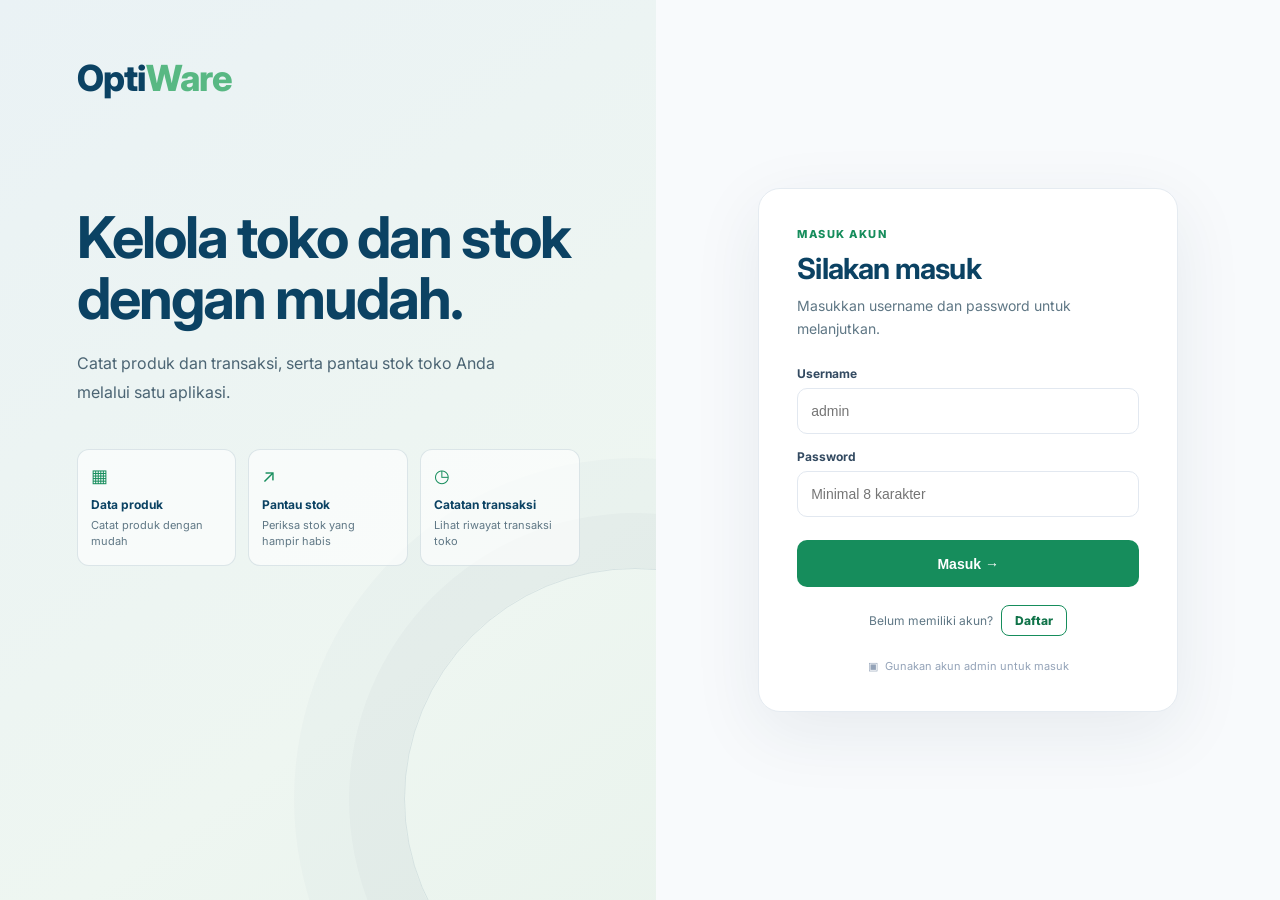
<file: login.html>
<!doctype html>
<html lang="id">
  <head>
    <meta charset="UTF-8" />
    <meta name="viewport" content="width=device-width, initial-scale=1.0" />
    <title>Masuk · OptiWare</title>
    <link
      rel="stylesheet"
      href="https://cdn.webix.com/edge/webix.css"
      type="text/css"
    />
    <link
      href="https://fonts.googleapis.com/css2?family=Inter:wght@400;500;600;700;800&display=swap"
      rel="stylesheet"
    />
    <script
      src="https://cdn.webix.com/edge/webix.js"
      type="text/javascript"
    ></script>
    <style>
      :root {
        --primary: #168d5c;
        --primary-light: #e9f5ed;
        --sidebar-bg: #0b4263;
        --sidebar-hover: #164f6e;
        --bg-color: #f8fafc;
        --text-main: #0b4263;
        --text-muted: #5f7785;
        --ink: var(--text-main);
      }

      * {
        box-sizing: border-box;
      }

      body {
        margin: 0;
        font-family:
          Inter,
          -apple-system,
          BlinkMacSystemFont,
          "Segoe UI",
          sans-serif;
        background: var(--bg-color);
        color: var(--ink);
        min-height: 100vh;
      }

      .page {
        min-height: 100vh;
        display: grid;
        grid-template-columns: minmax(320px, 1fr) minmax(360px, 0.95fr);
      }

      .hero {
        background: linear-gradient(
          145deg,
          #eaf2f5 0%,
          #eef6f1 70%,
          #e4f0e8 140%
        );
        padding: 56px clamp(28px, 6vw, 88px);
        color: var(--text-main);
        display: flex;
        flex-direction: column;
        justify-content: flex-start;
        gap: clamp(42px, 8vh, 72px);
        overflow: hidden;
        position: relative;
      }

      .hero:after {
        content: "";
        position: absolute;
        width: 460px;
        height: 460px;
        border: 1px solid rgba(11, 66, 99, 0.1);
        border-radius: 50%;
        right: -210px;
        bottom: -130px;
        box-shadow:
          0 0 0 55px rgba(11, 66, 99, 0.025),
          0 0 0 110px rgba(11, 66, 99, 0.02);
      }

      .brand {
        display: flex;
        align-items: center;
        justify-content: flex-start;
        gap: 8px;
        margin-bottom: 12px;
        position: relative;
        z-index: 1;
      }

      .brand-name {
        font-size: 36px;
        font-weight: 800;
        letter-spacing: -0.8px;
        color: var(--text-main);
      }

      .brand-name .brand-ware {
        color: #58b883;
      }

      .brand-sub {
        font-size: 11px;
        letter-spacing: 2px;
        color: #5f7785;
        text-transform: uppercase;
        margin-top: 2px;
      }

      .hero-copy {
        max-width: 600px;
        position: relative;
        z-index: 1;
        margin: 0;
      }

      .eyebrow {
        display: inline-flex;
        align-items: center;
        gap: 8px;
        color: #168d5c;
        font-size: 12px;
        letter-spacing: 1.4px;
        text-transform: uppercase;
        font-weight: 700;
      }

      .eyebrow:before {
        content: none;
      }

      .hero h1 {
        font-size: clamp(36px, 4.5vw, 60px);
        line-height: 1.06;
        letter-spacing: -2px;
        margin: 23px 0 20px;
        max-width: 530px;
      }

      .hero p {
        color: #4c6574;
        font-size: 16px;
        line-height: 1.8;
        max-width: 460px;
        margin: 0;
      }

      .feature-list {
        display: grid;
        grid-template-columns: repeat(3, minmax(0, 1fr));
        gap: 12px;
        margin-top: 42px;
        max-width: 580px;
      }

      .feature {
        border: 1px solid rgba(11, 66, 99, 0.12);
        background: rgba(255, 255, 255, 0.62);
        padding: 15px 13px;
        border-radius: 12px;
      }

      .feature-icon {
        color: #168d5c;
        font-size: 18px;
      }

      .feature strong {
        display: block;
        font-size: 12px;
        margin-top: 11px;
      }

      .feature span {
        display: block;
        color: #5f7785;
        font-size: 11px;
        margin-top: 5px;
        line-height: 1.5;
      }

      .hero-foot {
        position: relative;
        z-index: 1;
        color: #6b8491;
        font-size: 12px;
      }

      .right {
        display: flex;
        align-items: center;
        justify-content: center;
        padding: 38px 24px;
      }

      .login-card {
        width: min(420px, 100%);
        background: #fff;
        border: 1px solid #e5ebf1;
        border-radius: 22px;
        padding: 38px;
        box-shadow: 0 20px 70px rgba(31, 55, 80, 0.08);
      }

      .mobile-brand {
        display: none;
      }

      .card-overline {
        font-size: 11px;
        text-transform: uppercase;
        letter-spacing: 1.5px;
        color: var(--primary);
        font-weight: 800;
      }

      .login-card h2 {
        font-size: 29px;
        letter-spacing: -0.8px;
        margin: 10px 0 8px;
      }

      .intro {
        margin: 0 0 26px;
        color: var(--text-muted);
        font-size: 14px;
        line-height: 1.65;
      }

      .field {
        margin: 15px 0;
      }

      .field label {
        display: block;
        font-size: 12px;
        font-weight: 700;
        margin: 0 0 7px;
        color: #334a61;
      }

      .field input {
        display: block;
        width: 100%;
        height: 46px;
        padding: 0 13px;
        border: 1px solid #e2e8f0;
        border-radius: 10px;
        font-size: 14px;
        outline: none;
        background: #fff;
      }

      .field input:focus {
        border-color: var(--primary);
        box-shadow: 0 0 0 3px rgba(22, 141, 92, 0.12);
      }

      .primary {
        width: 100%;
        height: 47px;
        border: 0;
        border-radius: 10px;
        background: var(--primary);
        color: white;
        font-size: 14px;
        font-weight: 700;
        cursor: pointer;
        margin-top: 8px;
      }

      .primary:hover {
        background: #107349;
      }

      .switch {
        margin-top: 18px;
        text-align: center;
        font-size: 12px;
        color: var(--text-muted);
      }

      .switch a.register-link {
        display: inline-flex;
        align-items: center;
        justify-content: center;
        margin-left: 5px;
        padding: 7px 13px;
        border: 1px solid #168d5c;
        border-radius: 8px;
        background: #fff;
        color: #107349;
        font-weight: 800;
        text-decoration: none;
        transition:
          background 0.2s ease,
          color 0.2s ease;
      }

      .switch a.register-link:hover {
        background: var(--primary-light);
      }

      .notice {
        display: none;
        margin: 14px 0 0;
        padding: 11px 12px;
        border-radius: 9px;
        font-size: 12px;
        line-height: 1.5;
      }

      .notice.error {
        display: block;
        background: #fff0ef;
        color: #a32c28;
      }

      .security {
        display: flex;
        align-items: center;
        justify-content: center;
        gap: 7px;
        color: #94a3b8;
        font-size: 11px;
        margin-top: 23px;
      }

      @media (max-width: 850px) {
        .page {
          grid-template-columns: 1fr;
        }

        .hero {
          display: none;
        }

        .right {
          padding: 28px 18px;
        }

        .mobile-brand {
          display: flex;
          margin-bottom: 38px;
          align-items: center;
          justify-content: flex-start;
          gap: 8px;
          width: min(420px, 100%);
        }

        .login-card {
          padding: 30px 25px;
        }

        .mobile-brand .brand-name {
          font-size: 30px;
        }
      }
    </style>
  </head>

  <body>
    <div class="page">
      <section class="hero">
        <div class="brand">
          <div class="brand-name">
            <span>Opti</span><span class="brand-ware">Ware</span>
          </div>
        </div>
        <div class="hero-copy">
          <h1>Kelola toko dan stok dengan mudah.</h1>
          <p>
            Catat produk dan transaksi, serta pantau stok toko Anda melalui satu
            aplikasi.
          </p>
          <div class="feature-list">
            <div class="feature">
              <div class="feature-icon">▦</div>
              <strong>Data produk</strong><span>Catat produk dengan mudah</span>
            </div>
            <div class="feature">
              <div class="feature-icon">↗</div>
              <strong>Pantau stok</strong
              ><span>Periksa stok yang hampir habis</span>
            </div>
            <div class="feature">
              <div class="feature-icon">◷</div>
              <strong>Catatan transaksi</strong
              ><span>Lihat riwayat transaksi toko</span>
            </div>
          </div>
        </div>
      </section>
      <main class="right">
        <div
          style="
            width: 100%;
            display: flex;
            justify-content: center;
            align-items: center;
            flex-direction: column;
          "
        >
          <div class="mobile-brand">
            <div class="brand-name">
              <span>Opti</span><span class="brand-ware">Ware</span>
            </div>
          </div>
          <section class="login-card">
            <div class="card-overline" id="modeLabel">Masuk akun</div>
            <h2 id="formTitle">Silakan masuk</h2>
            <p class="intro" id="formIntro">
              Masukkan username dan password untuk melanjutkan.
            </p>
            <form id="authForm">
              <div class="field">
                <label for="email">Username</label
                ><input
                  id="email"
                  name="username"
                  type="text"
                  autocomplete="username"
                  placeholder="admin"
                  required
                />
              </div>
              <div class="field">
                <label for="password">Password</label
                ><input
                  id="password"
                  name="password"
                  type="password"
                  autocomplete="current-password"
                  placeholder="Minimal 8 karakter"
                  required
                />
              </div>
              <button class="primary" id="submitBtn" type="submit">
                Masuk <span aria-hidden="true">→</span>
              </button>
            </form>
            <div class="notice" id="notice" role="status"></div>
            <div class="switch">
              Belum memiliki akun?
              <a class="register-link" href="/register.html">Daftar</a>
            </div>
            <div class="security">
              <span>▣</span> Gunakan akun admin untuk masuk
            </div>
          </section>
        </div>
      </main>
    </div>
    <script>
      (() => {
        const form = document.getElementById("authForm");
        const emailInput = document.getElementById("email");
        const passwordInput = document.getElementById("password");
        const submitBtn = document.getElementById("submitBtn");
        const notice = document.getElementById("notice");

        function showNotice(message, type = "error") {
          notice.textContent = message;
          notice.className = `notice ${type}`;
        }
        function clearNotice() {
          notice.textContent = "";
          notice.className = "notice";
        }
        form.addEventListener("submit", async (event) => {
          event.preventDefault();
          clearNotice();
          submitBtn.disabled = true;
          submitBtn.textContent = "Memproses...";
          const payload = {
            username: emailInput.value.trim(),
            password: passwordInput.value,
          };
          try {
            const response = await fetch("/api/login", {
              method: "POST",
              headers: { "Content-Type": "application/json" },
              body: JSON.stringify(payload),
            });
            const body = await response.json();
            if (!response.ok)
              throw new Error(body.pesan || "Permintaan gagal.");
            window.location.href = "/dashboard";
          } catch (error) {
            showNotice(error.message || "Ada kendala saat masuk.");
          } finally {
            submitBtn.disabled = false;
            submitBtn.textContent = "Masuk";
          }
        });
      })();
    </script>
  </body>
</html>
</file>
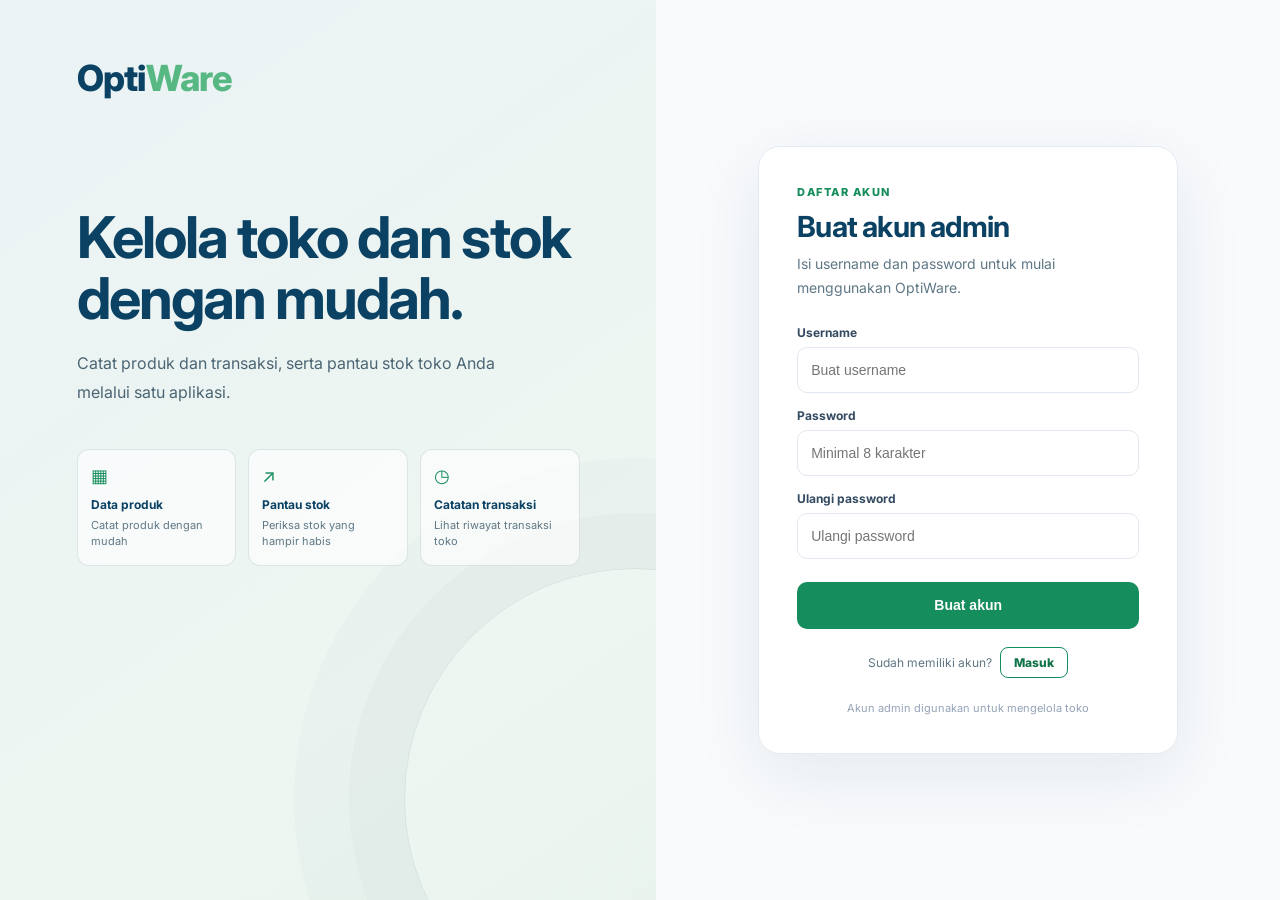
<file: register.html>
<!DOCTYPE html>
<html lang="id">

<head>
  <meta charset="UTF-8">
  <meta name="viewport" content="width=device-width, initial-scale=1.0">
  <title>Daftar - OptiWare</title>
  <link href="https://fonts.googleapis.com/css2?family=Inter:wght@400;500;600;700;800&display=swap" rel="stylesheet">
  <style>
    :root {
      --primary: #168d5c;
      --primary-light: #e9f5ed;
      --sidebar-bg: #0b4263;
      --sidebar-hover: #164f6e;
      --bg-color: #f8fafc;
      --text-main: #0b4263;
      --text-muted: #5f7785;
      --ink: var(--text-main)
    }

    * {
      box-sizing: border-box
    }

    body {
      margin: 0;
      font-family: Inter, -apple-system, BlinkMacSystemFont, "Segoe UI", sans-serif;
      background: var(--bg-color);
      color: var(--ink);
      min-height: 100vh
    }

    .page {
      min-height: 100vh;
      display: grid;
      grid-template-columns: minmax(320px, 1fr) minmax(360px, 0.95fr)
    }

    .hero {
      background: linear-gradient(145deg, #eaf2f5 0%, #eef6f1 70%, #e4f0e8 140%);
      padding: 56px clamp(28px, 6vw, 88px);
      color: var(--text-main);
      display: flex;
      flex-direction: column;
      justify-content: flex-start;
      gap: clamp(42px, 8vh, 72px);
      overflow: hidden;
      position: relative
    }

    .hero:after {
      content: "";
      position: absolute;
      width: 460px;
      height: 460px;
      border: 1px solid rgba(11, 66, 99, .10);
      border-radius: 50%;
      right: -210px;
      bottom: -130px;
      box-shadow: 0 0 0 55px rgba(11, 66, 99, .025), 0 0 0 110px rgba(11, 66, 99, .02)
    }

    .brand {
      display: flex;
      align-items: center;
      justify-content: flex-start;
      gap: 8px;
      margin-bottom: 12px;
      position: relative;
      z-index: 1
    }

    .brand-name {
      font-size: 36px;
      font-weight: 800;
      letter-spacing: -.8px;
      color: var(--text-main)
    }

    .brand-name .brand-ware {
      color: #58b883;
    }

    .brand-sub {
      font-size: 11px;
      letter-spacing: 2px;
      color: #5f7785;
      text-transform: uppercase;
      margin-top: 2px
    }

    .hero-copy {
      max-width: 600px;
      position: relative;
      z-index: 1;
      margin: 0
    }

    .eyebrow {
      display: inline-flex;
      align-items: center;
      gap: 8px;
      color: #168d5c;
      font-size: 12px;
      letter-spacing: 1.4px;
      text-transform: uppercase;
      font-weight: 700
    }

    .eyebrow:before {
      content: none
    }

    .hero h1 {
      font-size: clamp(36px, 4.5vw, 60px);
      line-height: 1.06;
      letter-spacing: -2px;
      margin: 23px 0 20px;
      max-width: 530px
    }

    .hero p {
      color: #4c6574;
      font-size: 16px;
      line-height: 1.8;
      max-width: 460px;
      margin: 0
    }

    .feature-list {
      display: grid;
      grid-template-columns: repeat(3, minmax(0, 1fr));
      gap: 12px;
      margin-top: 42px;
      max-width: 580px
    }

    .feature {
      border: 1px solid rgba(11, 66, 99, .12);
      background: rgba(255, 255, 255, .62);
      padding: 15px 13px;
      border-radius: 12px
    }

    .feature-icon {
      color: #168d5c;
      font-size: 18px
    }

    .feature strong {
      display: block;
      font-size: 12px;
      margin-top: 11px
    }

    .feature span {
      display: block;
      color: #5f7785;
      font-size: 11px;
      margin-top: 5px;
      line-height: 1.5
    }

    .hero-foot {
      position: relative;
      z-index: 1;
      color: #6b8491;
      font-size: 12px
    }

    .right {
      display: flex;
      align-items: center;
      justify-content: center;
      padding: 38px 24px
    }

    .login-card {
      width: min(420px, 100%);
      background: #fff;
      border: 1px solid #e5ebf1;
      border-radius: 22px;
      padding: 38px;
      box-shadow: 0 20px 70px rgba(31, 55, 80, .08)
    }

    .mobile-brand {
      display: none
    }

    .card-overline {
      font-size: 11px;
      text-transform: uppercase;
      letter-spacing: 1.5px;
      color: var(--primary);
      font-weight: 800
    }

    .login-card h2 {
      font-size: 29px;
      letter-spacing: -.8px;
      margin: 10px 0 8px
    }

    .intro {
      margin: 0 0 26px;
      color: var(--text-muted);
      font-size: 14px;
      line-height: 1.65
    }

    .field {
      margin: 15px 0
    }

    .field label {
      display: block;
      font-size: 12px;
      font-weight: 700;
      margin: 0 0 7px;
      color: #334a61
    }

    .field input {
      display: block;
      width: 100%;
      height: 46px;
      padding: 0 13px;
      border: 1px solid #e2e8f0;
      border-radius: 10px;
      font-size: 14px;
      outline: none;
      background: #fff
    }

    .field input:focus {
      border-color: var(--primary);
      box-shadow: 0 0 0 3px rgba(22, 141, 92, .12)
    }

    .primary {
      width: 100%;
      height: 47px;
      border: 0;
      border-radius: 10px;
      background: var(--primary);
      color: white;
      font-size: 14px;
      font-weight: 700;
      cursor: pointer;
      margin-top: 8px
    }

    .primary:hover {
      background: #107349
    }

    .primary:disabled {
      cursor: wait;
      opacity: .7
    }

    .switch {
      margin-top: 18px;
      text-align: center;
      font-size: 12px;
      color: var(--text-muted)
    }

    .switch a.register-link {
      display: inline-flex;
      align-items: center;
      justify-content: center;
      margin-left: 5px;
      padding: 7px 13px;
      border: 1px solid #168d5c;
      border-radius: 8px;
      background: #fff;
      color: #107349;
      font-weight: 800;
      text-decoration: none;
      transition: background .2s ease, color .2s ease
    }

    .switch a.register-link:hover {
      background: var(--primary-light);
    }

    .notice {
      display: none;
      margin: 14px 0 0;
      padding: 11px 12px;
      border-radius: 9px;
      font-size: 12px;
      line-height: 1.5
    }

    .notice.error {
      display: block;
      background: #fff0ef;
      color: #a32c28
    }

    .security {
      display: flex;
      align-items: center;
      justify-content: center;
      gap: 7px;
      color: #94a3b8;
      font-size: 11px;
      margin-top: 23px
    }

    @media(max-width:850px) {
      .page {
        grid-template-columns: 1fr
      }

      .hero {
        display: none
      }

      .right {
        padding: 28px 18px
      }

      .mobile-brand {
        display: flex;
        margin-bottom: 38px;
        align-items: center;
        justify-content: flex-start;
        gap: 8px;
        width: min(420px, 100%)
      }

      .login-card {
        padding: 30px 25px
      }

      .mobile-brand .brand-name {
        font-size: 30px
      }
    }
  </style>
</head>

<body>
  <div class="page">
    <section class="hero">
      <div class="brand">
        <div class="brand-name"><span>Opti</span><span class="brand-ware">Ware</span></div>
      </div>
      <div class="hero-copy">
        <h1>Kelola toko dan stok dengan mudah.</h1>
        <p>Catat produk dan transaksi, serta pantau stok toko Anda melalui satu aplikasi.</p>
        <div class="feature-list">
          <div class="feature">
            <div class="feature-icon">▦</div><strong>Data produk</strong><span>Catat produk dengan mudah</span>
          </div>
          <div class="feature">
            <div class="feature-icon">↗</div><strong>Pantau stok</strong><span>Periksa stok yang hampir habis</span>
          </div>
          <div class="feature">
            <div class="feature-icon">◷</div><strong>Catatan transaksi</strong><span>Lihat riwayat transaksi toko</span>
          </div>
        </div>
      </div>
    </section>
    <main class="right">
      <div style="width:100%;display:flex;justify-content:center;align-items:center;flex-direction:column">
        <div class="mobile-brand">
          <div class="brand-name"><span>Opti</span><span class="brand-ware">Ware</span></div>
        </div>
        <section class="login-card">
          <div class="card-overline">Daftar akun</div>
          <h2>Buat akun admin</h2>
          <p class="intro">Isi username dan password untuk mulai menggunakan OptiWare.</p>
          <form id="authForm">
            <div class="field"><label for="email">Username</label><input id="email" name="username" type="text"
                autocomplete="username" placeholder="Buat username" required></div>
            <div class="field"><label for="password">Password</label><input id="password" name="password"
                type="password" autocomplete="new-password" placeholder="Minimal 8 karakter" minlength="8" required></div>
            <div class="field"><label for="confirmPassword">Ulangi password</label><input id="confirmPassword"
                type="password" autocomplete="new-password" placeholder="Ulangi password" minlength="8" required></div>
            <button class="primary" id="submitBtn" type="submit">Buat akun</button>
          </form>
          <div class="notice" id="notice" role="status"></div>
          <div class="switch">Sudah memiliki akun? <a class="register-link" href="/">Masuk</a></div>
          <div class="security">Akun admin digunakan untuk mengelola toko</div>
        </section>
      </div>
    </main>
  </div>
  <script>
    (() => {
      const form = document.getElementById('authForm');
      const emailInput = document.getElementById('email');
      const passwordInput = document.getElementById('password');
      const confirmPasswordInput = document.getElementById('confirmPassword');
      const submitBtn = document.getElementById('submitBtn');
      const notice = document.getElementById('notice');

      function showNotice(message) {
        notice.textContent = message;
        notice.className = 'notice error';
      }
      function clearNotice() { notice.textContent = ''; notice.className = 'notice'; }
      form.addEventListener('submit', async (event) => {
        event.preventDefault(); clearNotice(); submitBtn.disabled = true; submitBtn.textContent = 'Memproses...';
        if (passwordInput.value !== confirmPasswordInput.value) {
          showNotice('Password yang dimasukkan belum sama.');
          submitBtn.disabled = false;
          submitBtn.textContent = 'Buat akun';
          return;
        }
        const payload = { username: emailInput.value.trim(), password: passwordInput.value };
        try {
          const response = await fetch('/api/register', {
            method: 'POST', headers: { 'Content-Type': 'application/json' }, body: JSON.stringify(payload)
          });
          const body = await response.json();
          if (!response.ok) throw new Error(body.pesan || 'Permintaan gagal.');
          const masuk = await fetch('/api/login', {
            method: 'POST', headers: { 'Content-Type': 'application/json' }, body: JSON.stringify(payload)
          });
          window.location.href = masuk.ok ? '/dashboard' : '/';
        } catch (error) {
          showNotice(error.message || 'Ada kendala saat mendaftar.');
        } finally {
          submitBtn.disabled = false;
          submitBtn.textContent = 'Buat akun';
        }
      });
    })();
  </script>
</body>

</html>
</file>
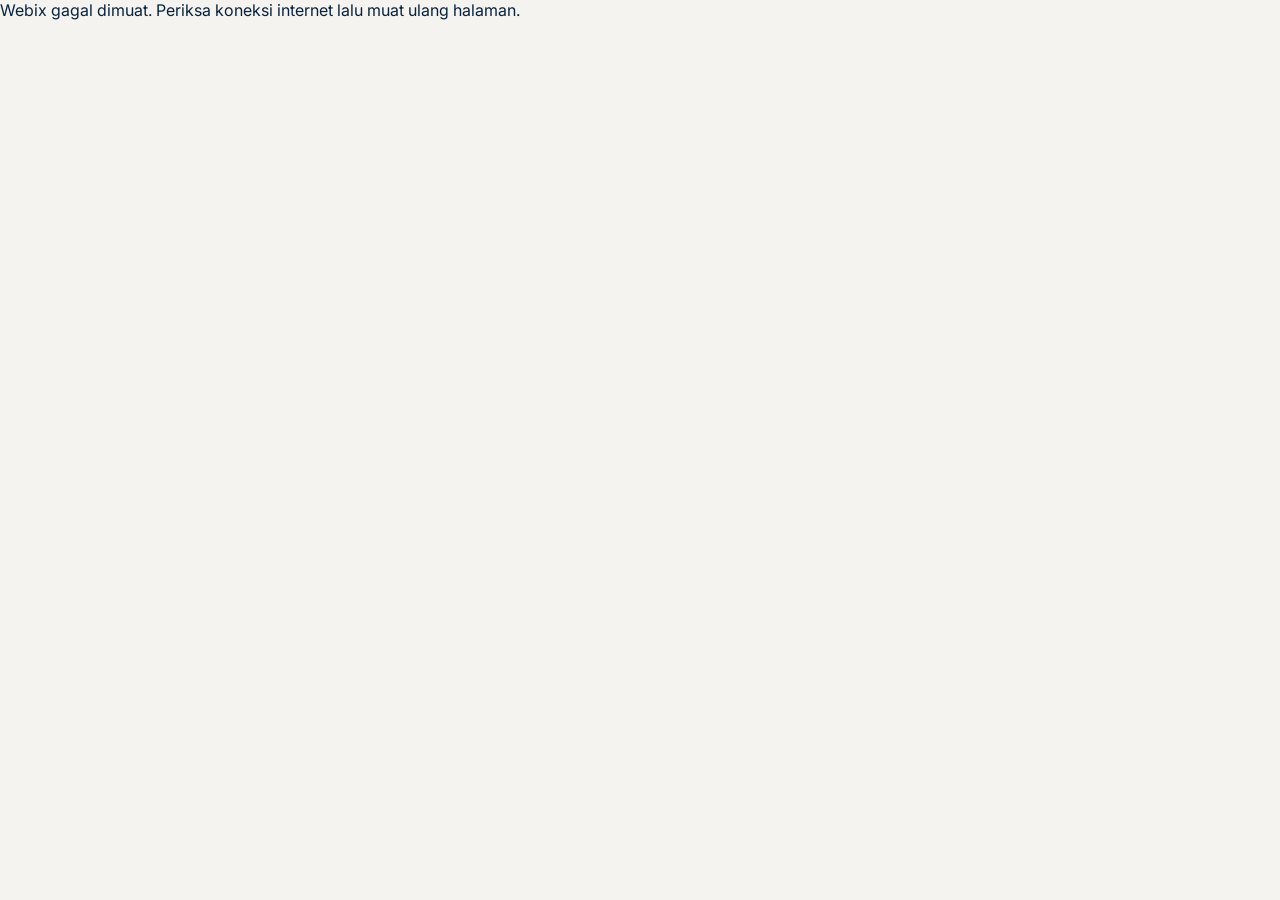
<file: warehouse.html>
<!doctype html>
<html lang="id">
  <head>
    <meta charset="UTF-8" />
    <meta name="viewport" content="width=device-width, initial-scale=1.0" />
    <meta name="theme-color" content="#08233E" />
    <title>OptiWare - Warehouse Management</title>
    <link rel="preconnect" href="https://fonts.googleapis.com" />
    <link rel="preconnect" href="https://fonts.gstatic.com" crossorigin />
    <link
      href="https://fonts.googleapis.com/css2?family=Inter:wght@400;500;600;700;800;900&display=swap"
      rel="stylesheet"
    />
    <link rel="stylesheet" href="https://cdn.webix.com/edge/webix.css" />
    <link rel="stylesheet" href="assets/css/warehouse.css?v=2.0" />
    <script src="https://cdn.webix.com/edge/webix.js"></script>
    <script src="assets/js/warehouse.js?v=2.0" defer></script>
  </head>
  <body>
    <div id="app" aria-label="Aplikasi OptiWare Warehouse Management"></div>
  </body>
</html>
</file>
<file: assets/css/warehouse.css>
:root {
  --navy: #08233E;
  --navy2: #123653;
  --navy-soft: #0E2D4A;
  --orange: #FF7618;
  --orange-hover: #E5680F;
  --orange-light: #FFF0E3;
  --bg: #F5F3EF;
  --bg-warm: #FAF8F5;
  --green: #10A879;
  --green-bg: #E5F8F0;
  --red: #EF4444;
  --red-bg: #FEECEC;
  --muted: #718096;
  --line: #E8EAF0;
  --white: #fff;
  --shadow-sm: 0 2px 8px rgba(8,35,62,.04);
  --shadow: 0 8px 24px rgba(8,35,62,.055);
  --shadow-md: 0 12px 32px rgba(8,35,62,.08);
  --shadow-hover: 0 16px 40px rgba(8,35,62,.11);
  --radius-sm: 10px;
  --radius: 15px;
  --radius-lg: 20px;
  --transition: .22s cubic-bezier(.4,0,.2,1);
}

* { box-sizing: border-box }
html, body, #app { min-height: 100%; margin: 0 }
body {
  background: var(--bg);
  color: var(--navy);
  font-family: Inter, -apple-system, BlinkMacSystemFont, "Segoe UI", sans-serif;
  -webkit-font-smoothing: antialiased;
  -moz-osx-font-smoothing: grayscale;
}
#app { min-height: 100vh }

.webix_view, .webix_layout_line, .webix_layout_wide { font-family: inherit }
.webix_layout_line { background: transparent }
.webix_scroll_cont { background: transparent }
.webix_view.webix_toolbar { background: var(--navy); border: 0 }
.webix_el_button button {
  border-radius: 9px;
  font-family: inherit;
  font-weight: 700;
  transition: all var(--transition);
}
.webix_el_button.webix_primary button, .webix_primary button {
  background: linear-gradient(135deg, var(--orange), #FF8C38) !important;
  color: #fff !important;
  border: 0 !important;
  box-shadow: 0 2px 8px rgba(255,118,24,.3) !important;
}
.webix_el_button.webix_primary button:hover, .webix_primary button:hover {
  background: linear-gradient(135deg, #E8650B, var(--orange)) !important;
  box-shadow: 0 4px 12px rgba(255,118,24,.45) !important;
}
.webix_message_area { z-index: 10000 }
.webix_win { border-radius: var(--radius); overflow: hidden; box-shadow: var(--shadow-md) }
.webix_win_head { background: var(--navy) !important; color: #fff !important }
.webix_win_head .webix_template { color: #fff !important; font-weight: 750 }
.webix_form .webix_inp_label { font-size: 12px; font-weight: 700; color: #4D6075 }
.webix_el_text input,
.webix_el_combo input,
.webix_el_richselect input,
.webix_el_select select { border-radius: 8px !important; transition: border-color var(--transition) }
.webix_dtable { border: 0 !important }
.webix_ss_header { background: #F7F9FC !important }
.webix_hcell {
  font-size: 11px !important;
  font-weight: 750 !important;
  color: #718096 !important;
  border-color: #EDF0F4 !important;
}
.webix_cell {
  font-size: 12px !important;
  color: #354A60 !important;
  border-color: #EDF0F4 !important;
}
.webix_ss_body .webix_cell.webix_cell_select { background: #FFF4E9 !important }
.webix_el_button .webix_icon_btn { color: inherit }

.topbar {
  background: var(--navy);
  color: #fff;
  padding: 0 24px;
  box-shadow: 0 4px 20px rgba(8,35,62,.18);
  position: relative;
  z-index: 50;
}

.brand {
  display: flex;
  align-items: center;
  gap: 11px;
  min-width: 214px;
}
.brand-mark {
  width: 42px;
  height: 42px;
  border-radius: 12px;
  background: linear-gradient(135deg, var(--orange), #FF9B55);
  display: grid;
  place-items: center;
  color: #fff;
  font-size: 18px;
  box-shadow: 0 4px 12px rgba(255,118,24,.35);
  transition: transform var(--transition);
}
.brand-mark:hover { transform: scale(1.05) }
.brand-title {
  font-size: 19px;
  font-weight: 850;
  letter-spacing: -.5px;
}
.brand-title .ware { color: #FF9B55 }
.brand-sub {
  font-size: 9px;
  text-transform: uppercase;
  letter-spacing: 1.25px;
  color: #AFC0D1;
  margin-top: 3px;
}

.nav-items { display: flex; align-items: center; gap: 5px }
.nav-btn {
  height: 42px;
  display: flex;
  align-items: center;
  gap: 8px;
  padding: 0 14px;
  border-radius: 9px;
  color: #D4DFE9;
  font-size: 12px;
  font-weight: 650;
  cursor: pointer;
  transition: all var(--transition);
  white-space: nowrap;
  position: relative;
}
.nav-btn:hover {
  background: rgba(255,255,255,.08);
  color: #fff;
  transform: translateY(-1px);
}
.nav-btn.active {
  background: linear-gradient(135deg, var(--orange), #FF9540);
  color: #fff;
  box-shadow: 0 4px 14px rgba(255,118,24,.4);
}
.nav-icon { font-size: 16px }

.userbox { display: flex; align-items: center; gap: 10px; white-space: nowrap }
.avatar {
  width: 38px;
  height: 38px;
  border-radius: 50%;
  display: grid;
  place-items: center;
  background: linear-gradient(135deg, #FFE1C8, #FFD0A8);
  color: #99410B;
  font-weight: 800;
  font-size: 13px;
  border: 2px solid rgba(255,255,255,.15);
}
.user-name { font-size: 12px; font-weight: 750 }
.user-role { font-size: 10px; color: #B6C5D3; margin-top: 3px }
.mobile-menu { display: none !important }

.page-wrap {
  padding: 24px 30px 40px;
  max-width: 1600px;
  margin: auto;
}

.welcome {
  border-radius: var(--radius-lg);
  background: linear-gradient(135deg, #FFF5EB 0%, #FFE8D4 45%, #FFDBC0 100%);
  min-height: 160px;
  padding: 26px 30px;
  display: flex;
  align-items: center;
  justify-content: space-between;
  position: relative;
  overflow: hidden;
  border: 1px solid rgba(255,200,150,.35);
  box-shadow: 0 4px 20px rgba(255,118,24,.06);
}
.welcome::before {
  content: "";
  position: absolute;
  right: -30px;
  top: -80px;
  width: 300px;
  height: 300px;
  border-radius: 50%;
  background: radial-gradient(circle, rgba(255,180,120,.3) 0%, transparent 70%);
  pointer-events: none;
}
.welcome::after {
  content: "";
  position: absolute;
  right: 15%;
  bottom: -120px;
  width: 240px;
  height: 240px;
  border-radius: 50%;
  background: rgba(255,227,203,.45);
  pointer-events: none;
}
.welcome-copy { position: relative; z-index: 1 }
.welcome-eyebrow {
  font-size: 12px;
  color: #94603B;
  margin-bottom: 6px;
  font-weight: 600;
  letter-spacing: .3px;
}
.welcome h1 {
  font-size: 28px;
  letter-spacing: -.8px;
  margin: 0 0 10px;
  color: var(--navy);
  font-weight: 850;
}
.welcome p {
  font-size: 13px;
  color: #6D6A67;
  margin: 0;
  max-width: 510px;
  line-height: 1.7;
}
.welcome-right {
  z-index: 1;
  display: flex;
  align-items: center;
  gap: 28px;
}
.warehouse-art {
  font-size: 56px;
  filter: saturate(.85) drop-shadow(0 4px 8px rgba(0,0,0,.06));
  letter-spacing: 6px;
}
.date-card { text-align: right; color: #33475B }
.date-card strong {
  font-size: 13px;
  display: block;
  font-weight: 750;
  color: var(--navy);
}
.date-card span {
  font-size: 12px;
  color: #8C694F;
  display: block;
  margin-top: 6px;
  font-weight: 500;
}

.section-gap { height: 20px }
.section-title {
  font-size: 16px;
  font-weight: 800;
  color: var(--navy);
  letter-spacing: -.3px;
}
.section-sub {
  font-size: 11px;
  color: #8793A2;
  margin-top: 5px;
  line-height: 1.5;
}

.kpi-card {
  height: 122px;
  padding: 16px 18px;
  border: 1px solid var(--line);
  background: var(--white);
  border-radius: var(--radius);
  box-shadow: var(--shadow-sm);
  display: flex;
  flex-direction: column;
  justify-content: space-between;
  transition: all var(--transition);
  position: relative;
  overflow: hidden;
}
.kpi-card::after {
  content: "";
  position: absolute;
  top: 0;
  left: 0;
  right: 0;
  height: 3px;
  background: linear-gradient(90deg, transparent, rgba(255,118,24,.15), transparent);
  opacity: 0;
  transition: opacity var(--transition);
}
.kpi-card:hover {
  box-shadow: var(--shadow);
  transform: translateY(-2px);
  border-color: rgba(255,118,24,.2);
}
.kpi-card:hover::after { opacity: 1 }
.kpi-head {
  display: flex;
  align-items: center;
  justify-content: space-between;
  font-size: 11px;
  color: #728096;
  font-weight: 650;
}
.kpi-icon {
  width: 36px;
  height: 36px;
  border-radius: var(--radius-sm);
  display: grid;
  place-items: center;
  font-size: 17px;
  transition: transform var(--transition);
}
.kpi-card:hover .kpi-icon { transform: scale(1.08) }
.kpi-value {
  font-size: 28px;
  line-height: 1;
  font-weight: 850;
  color: var(--navy);
  letter-spacing: -.8px;
}
.kpi-note { font-size: 10px; color: #8A96A4; font-weight: 500 }
.kpi-note.positive { color: var(--green) }
.kpi-note.negative { color: var(--red) }

.panel {
  border: 1px solid var(--line);
  background: var(--white);
  border-radius: var(--radius);
  overflow: hidden;
  box-shadow: var(--shadow-sm);
  transition: box-shadow var(--transition);
}
.panel:hover { box-shadow: var(--shadow) }
.panel-heading {
  padding: 18px 20px 13px;
  display: flex;
  align-items: center;
  justify-content: space-between;
  gap: 12px;
}
.panel-heading h3 {
  font-size: 14px;
  margin: 0;
  font-weight: 800;
  color: var(--navy);
  letter-spacing: -.2px;
}
.panel-heading p {
  font-size: 10px;
  margin: 5px 0 0;
  color: #8793A2;
  line-height: 1.4;
}
.panel-body { padding: 0 18px 18px }

.chart-wrap { height: 258px }
.chart-legend {
  display: flex;
  gap: 18px;
  font-size: 10px;
  color: #718096;
  font-weight: 600;
}
.legend-key { display: flex; align-items: center; gap: 7px }
.legend-swatch {
  width: 10px;
  height: 10px;
  border-radius: 3px;
  box-shadow: 0 1px 3px rgba(0,0,0,.1);
}

.status-content {
  display: flex;
  align-items: center;
  gap: 16px;
  padding: 5px 20px 20px;
}
.status-chart { width: 53%; height: 218px }
.legend-list { flex: 1; display: flex; flex-direction: column; gap: 16px }
.legend-row {
  display: grid;
  grid-template-columns: 11px 1fr auto;
  align-items: center;
  gap: 8px;
  font-size: 10px;
  color: #657589;
  padding: 8px 10px;
  border-radius: 8px;
  transition: background var(--transition);
}
.legend-row:hover { background: #F8F9FB }
.legend-dot {
  width: 10px;
  height: 10px;
  border-radius: 50%;
  box-shadow: 0 1px 3px rgba(0,0,0,.15);
}
.legend-row strong {
  display: block;
  color: #273B50;
  font-size: 12px;
  margin-bottom: 3px;
}
.legend-count {
  font-size: 13px;
  font-weight: 850;
  color: #273B50;
}

.action-card {
  height: 78px;
  border-radius: 12px;
  border: 1px solid transparent;
  padding: 11px 12px;
  display: flex;
  align-items: center;
  gap: 11px;
  cursor: pointer;
  transition: all var(--transition);
}
.action-card:hover {
  transform: translateY(-3px);
  box-shadow: var(--shadow);
}
.action-icon {
  width: 39px;
  height: 39px;
  border-radius: 11px;
  display: grid;
  place-items: center;
  font-size: 18px;
  flex: none;
  transition: transform var(--transition);
}
.action-card:hover .action-icon { transform: scale(1.08) }
.action-title { font-size: 11px; font-weight: 800; color: #263A50 }
.action-desc { font-size: 9px; color: #8290A0; margin-top: 4px }
.action-arrow { margin-left: auto; color: #8A97A6; transition: transform var(--transition) }
.action-card:hover .action-arrow { transform: translateX(3px) }
.action-orange { background: #FFF7F0; border-color: #FFECDE }
.action-green { background: #EFFAF5; border-color: #DFF4E9 }
.action-blue { background: #F0F6FE; border-color: #E1ECFA }
.action-purple { background: #F7F3FE; border-color: #ECE4FB }

.status-badge {
  font-size: 10px;
  font-weight: 750;
  padding: 5px 10px;
  border-radius: 20px;
  display: inline-block;
  letter-spacing: .2px;
}
.badge-ok { background: var(--green-bg); color: #0B9067 }
.badge-low { background: var(--orange-light); color: #C86916 }
.badge-out { background: var(--red-bg); color: #D83232 }
.badge-in { background: var(--green-bg); color: #0B9067 }
.badge-outflow { background: var(--red-bg); color: #D83232 }

.table-tools { display: flex; gap: 8px; align-items: center }
.table-tools .webix_el_box { height: 34px !important }
.search-field input { border-radius: 8px !important }
.link-button {
  color: var(--orange);
  font-size: 11px;
  font-weight: 750;
  cursor: pointer;
  border: 0;
  background: none;
  padding: 8px;
  transition: color var(--transition);
}
.link-button:hover { color: var(--orange-hover) }
.muted-help {
  padding: 24px;
  text-align: center;
  color: #8793A2;
  font-size: 12px;
}
.period-select { width: 145px }
.product-actions { display: flex; gap: 8px; padding: 0 18px 12px }
.notice {
  font-size: 11px;
  line-height: 1.6;
  color: #718096;
}
.safe-note {
  padding: 14px 16px;
  border-radius: var(--radius-sm);
  background: #F2FAF7;
  color: #367763;
  font-size: 11px;
  line-height: 1.7;
  border: 1px solid rgba(16,168,121,.1);
}

@media (max-width: 1100px) {
  .topbar { padding: 0 16px }
  .brand { min-width: 180px }
  .nav-btn { padding: 0 10px; font-size: 11px }
  .nav-icon { display: none }
  .page-wrap { padding: 20px }
  .welcome-right { gap: 14px }
  .warehouse-art { font-size: 44px }
}

@media (max-width: 850px) {
  .brand { min-width: unset }
  .brand-sub { display: none }
  .mobile-menu { display: block !important }
  .nav-items {
    display: none;
    position: absolute;
    z-index: 100;
    top: 66px;
    left: 10px;
    right: 10px;
    background: var(--navy2);
    border-radius: 12px;
    padding: 8px;
    box-shadow: 0 12px 24px rgba(8,27,42,.55);
  }
  .nav-items.open {
    display: flex;
    flex-direction: column;
    align-items: stretch;
  }
  .nav-btn { height: 43px }
  .nav-icon { display: inline }
  .userbox { margin-left: auto }
  .user-meta { display: none }
  .welcome { min-height: 140px }
  .welcome-right { gap: 10px }
  .warehouse-art { font-size: 38px }
  .date-card { font-size: 10px }
  .date-card strong { font-size: 10px }
  .page-wrap { padding: 16px }
}

@media (max-width: 600px) {
  .topbar { padding: 0 12px }
  .brand-mark { width: 37px; height: 37px }
  .brand-title { font-size: 17px }
  .avatar { width: 34px; height: 34px }
  .welcome { padding: 20px; min-height: 140px }
  .welcome h1 { font-size: 23px }
  .welcome p { font-size: 11px; max-width: 320px }
  .warehouse-art { display: none }
  .date-card { position: absolute; right: 17px; bottom: 14px }
  .welcome-copy { padding-bottom: 25px }
  .page-wrap { padding: 13px }
  .kpi-card { height: 108px; padding: 12px }
  .kpi-value { font-size: 23px }
  .panel-heading { padding: 15px 14px 10px }
  .panel-body { padding: 0 12px 12px }
  .status-content { padding: 0 12px 14px; gap: 6px }
  .status-chart { width: 50%; height: 190px }
  .legend-list { gap: 11px }
  .table-tools .search-field { width: 125px !important }
  .panel .webix_ss_header, .panel .webix_ss_body { min-width: 700px }
  .chart-wrap { height: 230px }
}

#app,
.webix_multiview,
.webix_scrollview,
.webix_scrollview .webix_scroll_cont {
  background: var(--bg) !important;
}
#app .webix_view:not(.webix_toolbar):not(.webix_win):not(.webix_dtable) {
  background-color: transparent;
}
.topbar,
.topbar .webix_view,
.topbar .webix_template,
.topbar .webix_el_box,
.topbar .webix_layout_line,
.topbar .webix_layout_wide {
  background: var(--navy) !important;
  color: #fff !important;
  border-color: var(--navy) !important;
}
.topbar .webix_el_button button {
  background: rgba(255,255,255,.06) !important;
  color: #fff !important;
  border: 0 !important;
}
.topbar .webix_el_button button:hover {
  background: var(--orange) !important;
}
.webix_win, .webix_win .webix_view, .webix_win .webix_form {
  background: #fff !important;
}
.panel { background: #fff !important }
.chart-wrap, .status-chart { border: 0 !important; background: transparent !important }
.chart-wrap .webix_view, .status-chart .webix_view { border: 0 !important; background: transparent !important }

.summary-card {
  background: #fff !important;
  border: 1px solid var(--line) !important;
  border-radius: var(--radius) !important;
  box-shadow: var(--shadow-sm);
  overflow: hidden;
  transition: box-shadow var(--transition);
}
.summary-card:hover { box-shadow: var(--shadow) }
.summary-card .panel-heading {
  border-bottom: 1px solid #EDF0F4;
  background: #FFFFFF;
}
.summary-card .panel, .summary-grid {
  border: 0 !important;
  border-radius: 0 !important;
  box-shadow: none !important;
  background: #fff !important;
}
.webix_dtable {
  border: 0 !important;
}
.webix_ss_vscroll, .webix_ss_hscroll {
  background: #fff !important;
}

.webix_dtable .webix_ss_header {
  background: #F8FAFC !important;
  border-bottom: 1px solid #E2E8F0 !important;
}
.webix_dtable .webix_hcell {
  background: #F8FAFC !important;
  font-size: 11px !important;
  font-weight: 750 !important;
  text-transform: uppercase !important;
  letter-spacing: 0.5px !important;
  color: #64748B !important;
  border-right: 1px solid #EDF1F5 !important;
  border-bottom: 1px solid #E2E8F0 !important;
  height: 44px !important;
  line-height: 44px !important;
  box-sizing: border-box !important;
}
.webix_dtable .webix_hcell.ow-center {
  display: flex !important;
  align-items: center !important;
  justify-content: center !important;
  text-align: center !important;
  padding: 0 4px !important;
}
.webix_dtable .webix_hcell:not(.ow-center) {
  display: flex !important;
  align-items: center !important;
  justify-content: flex-start !important;
  text-align: left !important;
  padding-left: 14px !important;
}

.webix_dtable .webix_ss_body .webix_cell {
  font-size: 12.5px !important;
  color: #334A60 !important;
  border-right: 1px solid #F1F4F8 !important;
  border-bottom: 1px solid #EDF1F5 !important;
  height: 44px !important;
  line-height: 44px !important;
  box-sizing: border-box !important;
  white-space: nowrap !important;
  overflow: hidden !important;
  text-overflow: ellipsis !important;
}
.webix_dtable .webix_ss_body .webix_cell.ow-center {
  display: flex !important;
  align-items: center !important;
  justify-content: center !important;
  text-align: center !important;
  padding: 0 4px !important;
}
.webix_dtable .webix_ss_body .webix_cell:not(.ow-center) {
  display: flex !important;
  align-items: center !important;
  justify-content: flex-start !important;
  text-align: left !important;
  padding-left: 14px !important;
}
.webix_dtable .webix_ss_body .webix_cell [class*="badge"],
.webix_dtable .webix_ss_body .webix_cell [class*="-tag"] {
  margin: 2px 5px;
}
.webix_dtable .webix_ss_body .webix_row_hover {
  background: #F8FAFC !important;
}
.webix_dtable .webix_ss_body .webix_row_select {
  background: #FFF7EE !important;
}

.ow-center,
.webix_hcell.ow-center,
.webix_cell.ow-center { text-align: center !important }

.status-badge {
  display: inline-flex !important;
  align-items: center !important;
  justify-content: center !important;
  height: 25px !important;
  min-width: 80px !important;
  padding: 0 10px !important;
  border-radius: 999px !important;
  font-size: 11px !important;
  font-weight: 750 !important;
  line-height: 1 !important;
  white-space: nowrap !important;
  letter-spacing: 0.2px !important;
  box-sizing: border-box !important;
  box-shadow: 0 1px 2px rgba(0,0,0,.03) !important;
}
.badge-dot {
  width: 6px;
  height: 6px;
  border-radius: 50%;
  margin-right: 6px;
  display: inline-block;
  flex-shrink: 0;
}
.badge-ok {
  background: #EBF9F3 !important;
  color: #0E835C !important;
  border: 1px solid #C4EEDC !important;
}
.badge-ok .badge-dot { background: #10A879 !important; }
.badge-low {
  background: #FFF4E8 !important;
  color: #D4620B !important;
  border: 1px solid #FFE0C2 !important;
}
.badge-low .badge-dot { background: #FF7618 !important; }
.badge-out {
  background: #FEECEC !important;
  color: #DC2626 !important;
  border: 1px solid #FECACA !important;
}
.badge-out .badge-dot { background: #EF4444 !important; }
.badge-in {
  background: #EBF9F3 !important;
  color: #0E835C !important;
  border: 1px solid #C4EEDC !important;
  min-width: 74px !important;
}
.badge-outflow {
  background: #FEECEC !important;
  color: #DC2626 !important;
  border: 1px solid #FECACA !important;
  min-width: 74px !important;
}
.badge-arrow {
  font-weight: 850;
  margin-right: 5px;
  font-size: 12px;
}

.sku-pill {
  font-family: ui-monospace, SFMono-Regular, Menlo, Monaco, Consolas, monospace;
  font-size: 11.5px;
  font-weight: 600;
  color: #334A60;
  background: #F1F4F8;
  border: 1px solid #E2E8F0;
  padding: 2px 7px;
  border-radius: 5px;
  letter-spacing: 0.3px;
}
.time-text {
  color: #64748B;
  font-size: 11.5px;
  font-weight: 500;
}
.qty-in {
  color: #0E835C;
  font-weight: 800;
}
.qty-out {
  color: #DC2626;
  font-weight: 800;
}
.action-btn-edit {
  background: #EFF6FF;
  color: #2563EB;
  border: 1px solid #DBEAFE;
  padding: 4px 10px;
  border-radius: 6px;
  font-size: 11px;
  font-weight: 700;
  cursor: pointer;
  margin-right: 6px;
  transition: all var(--transition);
}
.action-btn-edit:hover {
  background: #2563EB;
  color: #fff;
  border-color: #2563EB;
}
.action-btn-del {
  background: #FEF2F2;
  color: #DC2626;
  border: 1px solid #FECACA;
  padding: 4px 10px;
  border-radius: 6px;
  font-size: 11px;
  font-weight: 700;
  cursor: pointer;
  transition: all var(--transition);
}
.action-btn-del:hover {
  background: #DC2626;
  color: #fff;
  border-color: #DC2626;
}

.products-toolbar, .history-toolbar {
  margin-bottom: 4px;
}
.products-toolbar .webix_el_box, .history-toolbar .webix_el_box {
  display: flex !important;
  align-items: center !important;
  height: 100% !important;
}
.products-toolbar .webix_el_button button,
.history-toolbar .webix_el_button button {
  font-size: 12.5px !important;
  font-weight: 700 !important;
  border-radius: 8px !important;
  transition: all var(--transition) !important;
  height: 38px !important;
  line-height: 38px !important;
  display: flex !important;
  align-items: center !important;
  justify-content: center !important;
  gap: 6px !important;
  padding: 0 14px !important;
  box-sizing: border-box !important;
  letter-spacing: 0.2px !important;
}
.btn-add-product button {
  background: linear-gradient(135deg, var(--orange), #FF8C38) !important;
  color: #fff !important;
  border: 0 !important;
  box-shadow: 0 2px 8px rgba(255,118,24,.32) !important;
}
.btn-add-product button:hover {
  background: linear-gradient(135deg, #E8650B, var(--orange)) !important;
  box-shadow: 0 4px 14px rgba(255,118,24,.45) !important;
  transform: translateY(-1px);
}
.btn-edit-product button {
  background: #F1F5F9 !important;
  color: #334155 !important;
  border: 1px solid #CBD5E1 !important;
}
.btn-edit-product button:hover {
  background: #E2E8F0 !important;
  color: #0F172A !important;
  border-color: #94A3B8 !important;
}
.btn-delete-product button {
  background: #FEF2F2 !important;
  color: #DC2626 !important;
  border: 1px solid #FECACA !important;
}
.btn-delete-product button:hover {
  background: #FEE2E2 !important;
  color: #B91C1C !important;
  border-color: #F87171 !important;
}
.btn-reset-demo button {
  background: #F8FAFC !important;
  color: #475569 !important;
  border: 1px solid #CBD5E1 !important;
  box-shadow: 0 1px 2px rgba(0,0,0,.04) !important;
}
.btn-reset-demo button:hover {
  background: #FFF1F2 !important;
  color: #E11D48 !important;
  border-color: #FECDD3 !important;
  box-shadow: 0 2px 6px rgba(225,29,72,.15) !important;
  transform: translateY(-1px);
}

.page-header-row {
  display: flex;
  align-items: center;
  justify-content: space-between;
  width: 100%;
}
.inbound-kpi-badge {
  display: flex;
  align-items: center;
  gap: 12px;
  background: #E8F8F1;
  border: 1px solid #C4EEDC;
  padding: 8px 16px;
  border-radius: 12px;
  box-shadow: 0 2px 8px rgba(16,168,121,.08);
}
.kpi-in-badge-icon {
  width: 32px;
  height: 32px;
  border-radius: 8px;
  background: #10A879;
  color: #fff;
  display: grid;
  place-items: center;
  font-size: 16px;
  font-weight: 850;
}
.inbound-kpi-badge strong {
  display: block;
  font-size: 19px;
  font-weight: 850;
  color: #0E835C;
  line-height: 1;
}
.inbound-kpi-badge span {
  font-size: 11px;
  color: #367763;
  font-weight: 600;
  margin-top: 2px;
  display: block;
}

.outflow-kpi-badge {
  display: flex;
  align-items: center;
  gap: 12px;
  background: #FEECEC;
  border: 1px solid #FECACA;
  padding: 8px 16px;
  border-radius: 12px;
  box-shadow: 0 2px 8px rgba(239,68,68,.08);
}
.kpi-out-badge-icon {
  width: 32px;
  height: 32px;
  border-radius: 8px;
  background: #EF4444;
  color: #fff;
  display: grid;
  place-items: center;
  font-size: 16px;
  font-weight: 850;
}
.outflow-kpi-badge strong {
  display: block;
  font-size: 19px;
  font-weight: 850;
  color: #DC2626;
  line-height: 1;
}
.outflow-kpi-badge span {
  font-size: 11px;
  color: #991B1B;
  font-weight: 600;
  margin-top: 2px;
  display: block;
}

.form-panel-card {
  background: #FFFFFF !important;
  border: 1px solid var(--line) !important;
  border-radius: var(--radius) !important;
  box-shadow: var(--shadow-sm);
  overflow: hidden;
  transition: box-shadow var(--transition);
}
.form-panel-card:hover {
  box-shadow: var(--shadow);
}
.card-head-pill {
  display: flex;
  align-items: center;
  gap: 10px;
  padding: 13px 18px;
  border-bottom: 1px solid #EDF0F4;
  font-size: 13.5px;
  font-weight: 800;
}
.head-inflow {
  background: #F4FAF7;
  color: #0E835C;
}
.head-outflow {
  background: #FCF4F4;
  color: #DC2626;
}
.head-pill-icon {
  width: 24px;
  height: 24px;
  border-radius: 6px;
  display: grid;
  place-items: center;
  font-size: 13px;
  font-weight: 850;
}
.head-inflow .head-pill-icon {
  background: #10A879;
  color: #fff;
}
.head-outflow .head-pill-icon {
  background: #EF4444;
  color: #fff;
}

.form-panel-card .webix_form .webix_inp_label {
  font-size: 12px !important;
  font-weight: 700 !important;
  color: #334155 !important;
  margin-bottom: 4px !important;
}
.form-panel-card .webix_el_text input,
.form-panel-card .webix_el_combo input {
  height: 38px !important;
  border: 1px solid #CBD5E1 !important;
  border-radius: 8px !important;
  font-size: 13px !important;
  color: var(--navy) !important;
  padding: 0 12px !important;
}
.form-panel-card .webix_el_text input:focus,
.form-panel-card .webix_el_combo input:focus,
.form-panel-card .webix_el_textarea textarea:focus {
  border-color: var(--orange) !important;
  box-shadow: 0 0 0 3px rgba(255,118,24,.15) !important;
}
.form-panel-card .webix_el_textarea textarea {
  border: 1px solid #CBD5E1 !important;
  border-radius: 8px !important;
  font-size: 13px !important;
  color: var(--navy) !important;
  padding: 8px 12px !important;
  font-family: inherit !important;
}

.btn-save-inflow button {
  background: linear-gradient(135deg, #10A879, #059669) !important;
  color: #fff !important;
  border: 0 !important;
  border-radius: 9px !important;
  font-size: 13px !important;
  font-weight: 750 !important;
  box-shadow: 0 2px 10px rgba(16,168,121,.3) !important;
  transition: all var(--transition) !important;
  display: flex !important;
  align-items: center !important;
  justify-content: center !important;
  letter-spacing: 0.2px !important;
}
.btn-save-inflow button:hover {
  background: linear-gradient(135deg, #059669, #047857) !important;
  box-shadow: 0 4px 14px rgba(16,168,121,.45) !important;
  transform: translateY(-1px);
}

.btn-save-outflow button {
  background: linear-gradient(135deg, #EF4444, #DC2626) !important;
  color: #fff !important;
  border: 0 !important;
  border-radius: 9px !important;
  font-size: 13px !important;
  font-weight: 750 !important;
  box-shadow: 0 2px 10px rgba(239,68,68,.3) !important;
  transition: all var(--transition) !important;
  display: flex !important;
  align-items: center !important;
  justify-content: center !important;
  letter-spacing: 0.2px !important;
}
.btn-save-outflow button:hover {
  background: linear-gradient(135deg, #DC2626, #B91C1C) !important;
  box-shadow: 0 4px 14px rgba(239,68,68,.45) !important;
  transform: translateY(-1px);
}

.dashboard-kpis {
  display: grid;
  grid-template-columns: repeat(4, 1fr);
  gap: 14px;
}
@media (max-width: 900px) {
  .dashboard-kpis { grid-template-columns: repeat(2, 1fr) }
}
@media (max-width: 500px) {
  .dashboard-kpis { grid-template-columns: 1fr }
}
</file>
